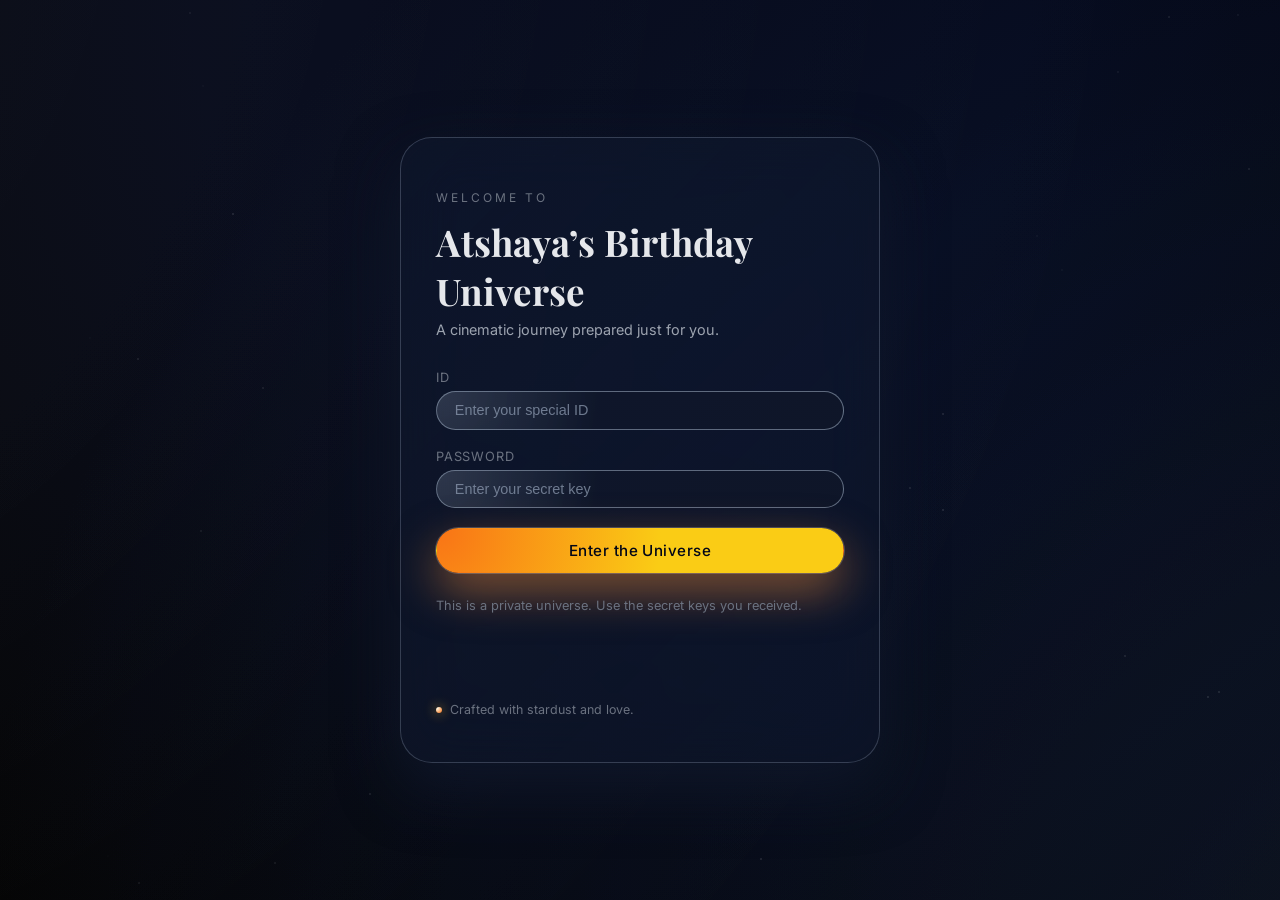
<file: login.html>
<!DOCTYPE html>
<html lang="en">
  <head>
    <meta charset="UTF-8" />
    <meta name="viewport" content="width=device-width, initial-scale=1.0" />
    <title>Atshaya | Birthday Login</title>
    <link rel="stylesheet" href="styles.css" />
    <link rel="preconnect" href="https://fonts.googleapis.com" />
    <link rel="preconnect" href="https://fonts.gstatic.com" crossorigin />
    <link
      href="https://fonts.googleapis.com/css2?family=Inter:wght@300;400;500;600&family=Playfair+Display:wght@500;600&display=swap"
      rel="stylesheet"
    />
  </head>
  <body class="login-page">
    <div class="background-orbit"></div>
    <div class="background-orbit background-orbit--secondary"></div>
    <div class="starfield" id="loginStarfield"></div>

    <main class="login-shell">
      <section class="login-card glass-panel">
        <header class="login-header">
          <p class="eyebrow">Welcome to</p>
          <h1 class="login-title">Atshaya&rsquo;s Birthday Universe</h1>
          <p class="login-subtitle">
            A cinematic journey prepared just for you.
          </p>
        </header>

        <form id="loginForm" class="login-form" autocomplete="off">
          <div class="input-group">
            <label for="loginId">ID</label>
            <input
              type="text"
              id="loginId"
              name="loginId"
              placeholder="Enter your special ID"
              required
            />
          </div>

          <div class="input-group">
            <label for="loginPassword">Password</label>
            <input
              type="password"
              id="loginPassword"
              name="loginPassword"
              placeholder="Enter your secret key"
              required
            />
          </div>

          <button type="submit" class="btn primary-btn full-width">
            Enter the Universe
          </button>

          <p class="login-hint">
            This is a private universe. Use the secret keys you received.
          </p>

          <p id="loginError" class="login-error" aria-live="polite"></p>
        </form>

        <footer class="login-footer">
          <span class="dot"></span>
          <p>Crafted with stardust and love.</p>
        </footer>
      </section>
    </main>

    <script src="script.js" defer></script>
  </body>
  </html>
</file>
<file: styles.css>
/* 
  Core visual system
  - Apple-inspired, cinematic, minimal
  - Shared between login and main site
*/

*,
*::before,
*::after {
  box-sizing: border-box;
}

:root {
  --bg-main: #030712;
  --bg-elevated: rgba(15, 23, 42, 0.85);
  --bg-glass: rgba(15, 23, 42, 0.65);
  --bg-glass-soft: rgba(15, 23, 42, 0.45);
  --accent: #f97316;
  --accent-soft: rgba(249, 115, 22, 0.4);
  --accent-secondary: #4f46e5;
  --accent-secondary-soft: rgba(79, 70, 229, 0.4);
  --text-main: #e5e7eb;
  --text-soft: #9ca3af;
  --text-muted: #6b7280;
  --border-subtle: rgba(148, 163, 184, 0.4);
  --glass-border: rgba(148, 163, 184, 0.3);
  --shadow-soft: 0 24px 60px rgba(15, 23, 42, 0.9);
  --radius-xl: 32px;
  --radius-lg: 22px;
  --radius-md: 16px;
  --radius-pill: 999px;
  --transition-slow: 500ms cubic-bezier(0.22, 0.61, 0.36, 1);
  --transition-med: 320ms cubic-bezier(0.22, 0.61, 0.36, 1);
  --blur-strong: 28px;
  --blur-soft: 18px;
}

html,
body {
  margin: 0;
  padding: 0;
}

body {
  font-family: "Inter", system-ui, -apple-system, BlinkMacSystemFont, sans-serif;
  background: radial-gradient(circle at top, #020617 0, #020617 35%, #000 100%);
  color: var(--text-main);
  min-height: 100vh;
  overflow-x: hidden;
  -webkit-font-smoothing: antialiased;
}

main {
  position: relative;
  z-index: 1;
}

a {
  color: inherit;
  text-decoration: none;
}

button {
  font: inherit;
}

/* Global decorative layers */

.gradient-backdrop {
  position: fixed;
  inset: -40%;
  background:
    radial-gradient(circle at 0% 0%, rgba(56, 189, 248, 0.15), transparent 55%),
    radial-gradient(circle at 100% 0%, rgba(244, 63, 94, 0.2), transparent 55%),
    radial-gradient(circle at 50% 100%, rgba(129, 140, 248, 0.18), transparent 55%);
  opacity: 0.7;
  filter: blur(80px);
  pointer-events: none;
  z-index: 0;
}

.background-orbit {
  position: fixed;
  inset: -60%;
  background:
    radial-gradient(circle at 10% 20%, rgba(248, 250, 252, 0.06), transparent 55%),
    radial-gradient(circle at 80% 80%, rgba(15, 23, 42, 0.85), transparent 55%);
  mix-blend-mode: screen;
  opacity: 0.65;
  transform: translate3d(0, 0, 0);
  animation: slow-orbit 36s linear infinite;
  pointer-events: none;
  z-index: 0;
}

.background-orbit--secondary {
  animation-duration: 52s;
  animation-direction: reverse;
  opacity: 0.4;
}

@keyframes slow-orbit {
  0% {
    transform: translate3d(-2%, -2%, 0) scale(1);
  }
  50% {
    transform: translate3d(2%, 4%, 0) scale(1.05);
  }
  100% {
    transform: translate3d(-2%, -2%, 0) scale(1);
  }
}

.starfield {
  position: fixed;
  inset: 0;
  overflow: hidden;
  pointer-events: none;
  z-index: 0;
}

.star {
  position: absolute;
  width: 2px;
  height: 2px;
  border-radius: 999px;
  background: radial-gradient(circle, #e5e7eb 0, transparent 60%);
  opacity: 0.2;
  animation: star-twinkle 4s ease-in-out infinite alternate;
}

@keyframes star-twinkle {
  0% {
    opacity: 0.05;
    transform: scale(0.7);
  }
  100% {
    opacity: 0.6;
    transform: scale(1.2);
  }
}

/* Shared UI building blocks */

.glass-panel {
  background: linear-gradient(
    135deg,
    var(--bg-glass) 0%,
    rgba(15, 23, 42, 0.75) 35%,
    rgba(15, 23, 42, 0.6) 100%
  );
  border-radius: var(--radius-xl);
  border: 1px solid var(--glass-border);
  box-shadow: var(--shadow-soft);
  backdrop-filter: blur(var(--blur-strong)) saturate(150%);
  -webkit-backdrop-filter: blur(var(--blur-strong)) saturate(150%);
}

.btn {
  border-radius: var(--radius-pill);
  border: 1px solid transparent;
  padding: 0.75rem 1.6rem;
  font-size: 0.95rem;
  font-weight: 500;
  letter-spacing: 0.03em;
  cursor: pointer;
  display: inline-flex;
  align-items: center;
  justify-content: center;
  gap: 0.35rem;
  transition:
    background-color var(--transition-med),
    color var(--transition-med),
    border-color var(--transition-med),
    box-shadow var(--transition-med),
    transform var(--transition-med),
    opacity 200ms ease-out;
}

.primary-btn {
  background: radial-gradient(circle at 0 0, var(--accent) 0, #facc15 55%);
  color: #020617;
  box-shadow:
    0 0 0 1px rgba(248, 250, 252, 0.2),
    0 18px 45px rgba(251, 146, 60, 0.5);
}

.primary-btn:hover {
  transform: translateY(-1px) translateZ(0) scale(1.02);
  box-shadow:
    0 0 0 1px rgba(248, 250, 252, 0.3),
    0 26px 65px rgba(251, 146, 60, 0.7);
}

.primary-btn:active {
  transform: translateY(0) scale(0.98);
  box-shadow:
    0 0 0 1px rgba(248, 250, 252, 0.25),
    0 12px 35px rgba(251, 146, 60, 0.6);
}

.subtle-btn {
  background: rgba(15, 23, 42, 0.7);
  color: var(--text-soft);
  border-color: rgba(148, 163, 184, 0.35);
}

.subtle-btn:hover {
  background: rgba(15, 23, 42, 0.9);
  border-color: rgba(148, 163, 184, 0.6);
  color: var(--text-main);
}

.full-width {
  width: 100%;
}

.icon-btn {
  border-radius: var(--radius-pill);
  background: rgba(15, 23, 42, 0.7);
  border: 1px solid rgba(148, 163, 184, 0.5);
  color: var(--text-soft);
  padding: 0.4rem 0.9rem;
  display: inline-flex;
  align-items: center;
  gap: 0.4rem;
  cursor: pointer;
  transition:
    background-color var(--transition-med),
    color var(--transition-med),
    border-color var(--transition-med),
    transform var(--transition-med);
}

.icon-btn:hover {
  background: rgba(15, 23, 42, 1);
  color: var(--text-main);
  border-color: rgba(248, 250, 252, 0.22);
  transform: translateY(-1px);
}

.icon {
  width: 18px;
  height: 18px;
  border-radius: 999px;
  background: radial-gradient(circle at 30% 30%, #eef2ff, #4f46e5);
  position: relative;
  box-shadow: 0 0 0 1px rgba(248, 250, 252, 0.25);
}

.icon-music::before,
.icon-music::after {
  content: "";
  position: absolute;
  border-radius: 999px;
  border: 2px solid rgba(248, 250, 252, 0.65);
}

.icon-music::before {
  inset: 4px;
  border-top-color: transparent;
  border-left-color: transparent;
}

.icon-music::after {
  inset: 1px;
  border-bottom-color: transparent;
  border-right-color: transparent;
}

.icon-label {
  font-size: 0.8rem;
}

.eyebrow {
  text-transform: uppercase;
  letter-spacing: 0.25em;
  font-size: 0.75rem;
  color: var(--text-muted);
}

.section-title {
  font-family: "Playfair Display", system-ui, serif;
  font-size: clamp(1.6rem, 3vw, 2.35rem);
  letter-spacing: 0.02em;
  margin: 0.4rem 0 0.5rem;
}

.section-subtitle {
  margin: 0;
  max-width: 32rem;
  font-size: 0.95rem;
  color: var(--text-soft);
}

.section-header {
  max-width: 960px;
  margin: 0 auto 2.5rem;
  padding: 0 1.5rem;
}

.section {
  position: relative;
  padding: 6rem 0;
}

.page-shell {
  position: relative;
  z-index: 1;
}

.reveal {
  opacity: 0;
  transform: translateY(24px) translateZ(0);
  transition:
    opacity 600ms ease-out,
    transform 600ms ease-out;
}

.reveal--visible {
  opacity: 1;
  transform: translateY(0) translateZ(0);
}

/* Top navigation */

.top-nav {
  position: fixed;
  top: 1.25rem;
  left: 50%;
  transform: translateX(-50%);
  width: min(960px, 100% - 2.5rem);
  padding: 0.7rem 1.2rem;
  display: flex;
  align-items: center;
  justify-content: space-between;
  gap: 1rem;
  z-index: 10;
}

.brand {
  display: inline-flex;
  align-items: center;
  gap: 0.55rem;
  font-size: 0.9rem;
  color: var(--text-soft);
}

.brand-mark {
  width: 18px;
  height: 18px;
  border-radius: 999px;
  background:
    radial-gradient(circle at 30% 30%, #fefce8, #f97316 55%, #4f46e5 100%);
  box-shadow:
    0 0 0 1px rgba(248, 250, 252, 0.25),
    0 0 18px rgba(251, 191, 36, 0.75);
}

.brand-text {
  letter-spacing: 0.2em;
  text-transform: uppercase;
}

.nav-links {
  display: flex;
  align-items: center;
  gap: 0.4rem;
}

.nav-link {
  border-radius: var(--radius-pill);
  border: 1px solid transparent;
  padding: 0.45rem 0.9rem;
  font-size: 0.75rem;
  letter-spacing: 0.1em;
  text-transform: uppercase;
  background: linear-gradient(
    135deg,
    rgba(15, 23, 42, 0.4),
    rgba(15, 23, 42, 0.8)
  );
  color: var(--text-soft);
  cursor: pointer;
  display: inline-flex;
  align-items: center;
  justify-content: center;
  gap: 0.35rem;
  transition:
    background-color var(--transition-med),
    color var(--transition-med),
    border-color var(--transition-med),
    transform var(--transition-med);
}

.nav-link::before {
  content: "";
  width: 4px;
  height: 4px;
  border-radius: 999px;
  background: rgba(148, 163, 184, 0.7);
}

.nav-link:hover {
  color: var(--text-main);
  border-color: rgba(148, 163, 184, 0.8);
  transform: translateY(-1px);
}

/* Login page */

.login-page {
  min-height: 100vh;
  display: flex;
  align-items: center;
  justify-content: center;
  padding: 2rem 1.5rem;
}

.login-shell {
  position: relative;
  z-index: 1;
  width: 100%;
  max-width: 480px;
}

.login-card {
  padding: 2.5rem 2.2rem 2rem;
}

.login-header {
  text-align: left;
  margin-bottom: 2rem;
}

.login-title {
  font-family: "Playfair Display", system-ui, serif;
  font-size: clamp(1.7rem, 3vw, 2.3rem);
  margin: 0.45rem 0 0.4rem;
}

.login-subtitle {
  margin: 0;
  font-size: 0.9rem;
  color: var(--text-soft);
}

.login-form {
  display: flex;
  flex-direction: column;
  gap: 1.2rem;
}

.input-group {
  display: flex;
  flex-direction: column;
  gap: 0.35rem;
}

.input-group label {
  font-size: 0.8rem;
  letter-spacing: 0.06em;
  text-transform: uppercase;
  color: var(--text-muted);
}

.input-group input {
  border-radius: 999px;
  border: 1px solid rgba(148, 163, 184, 0.6);
  background: radial-gradient(
    circle at 0 0,
    rgba(148, 163, 184, 0.25),
    rgba(15, 23, 42, 0.9) 40%
  );
  color: var(--text-main);
  padding: 0.65rem 1.1rem;
  font-size: 0.9rem;
  outline: none;
  transition:
    border-color var(--transition-med),
    box-shadow var(--transition-med),
    background-color 200ms ease-out;
}

.input-group input::placeholder {
  color: rgba(148, 163, 184, 0.7);
}

.input-group input:focus {
  border-color: rgba(251, 191, 36, 0.9);
  box-shadow: 0 0 0 1px rgba(251, 191, 36, 0.7);
  background: radial-gradient(
    circle at 0 0,
    rgba(251, 191, 36, 0.2),
    rgba(15, 23, 42, 0.9) 40%
  );
}

.login-hint {
  margin: 0.4rem 0 0;
  font-size: 0.8rem;
  color: var(--text-muted);
}

.login-error {
  margin: 0.6rem 0 0;
  min-height: 1.2rem;
  font-size: 0.8rem;
  color: #fecaca;
  opacity: 0;
  transform: translateY(4px);
  transition:
    opacity var(--transition-med),
    transform var(--transition-med);
}

.login-error--visible {
  opacity: 1;
  transform: translateY(0);
}

.login-error--shake {
  animation: shake 400ms ease-out;
}

@keyframes shake {
  0%,
  100% {
    transform: translateX(0);
  }
  25% {
    transform: translateX(-4px);
  }
  50% {
    transform: translateX(4px);
  }
  75% {
    transform: translateX(-3px);
  }
}

.login-footer {
  display: flex;
  align-items: center;
  gap: 0.5rem;
  margin-top: 1.8rem;
  font-size: 0.78rem;
  color: var(--text-muted);
}

.login-footer .dot {
  width: 6px;
  height: 6px;
  border-radius: 999px;
  background: radial-gradient(circle at 20% 20%, #fefce8, #f97316);
  box-shadow: 0 0 12px rgba(251, 191, 36, 0.85);
}

/* Hero section */

.hero-section {
  min-height: 100vh;
  display: flex;
  align-items: center;
  justify-content: center;
  padding-top: 7rem;
}

.hero-content {
  max-width: 960px;
  margin: 0 auto;
  padding: 0 1.5rem 4rem;
}

.hero-title {
  font-family: "Playfair Display", system-ui, serif;
  font-size: clamp(2.4rem, 5vw, 3.6rem);
  letter-spacing: 0.03em;
  margin: 0.8rem 0 0.6rem;
}

.hero-gradient {
  display: inline-block;
  background: linear-gradient(120deg, #fbbf24, #f97316, #4f46e5);
  -webkit-background-clip: text;
  background-clip: text;
  color: transparent;
}

.hero-subtitle {
  margin: 0 0 1.7rem;
  max-width: 28rem;
  font-size: 0.98rem;
  color: var(--text-soft);
}

.hero-countdown {
  display: flex;
  gap: 1.4rem;
  margin-bottom: 2.2rem;
}

.countdown-segment {
  display: flex;
  flex-direction: column;
  align-items: center;
  justify-content: center;
  width: 80px;
  padding: 0.65rem 0.4rem;
  border-radius: var(--radius-lg);
  background: radial-gradient(
    circle at 0 0,
    rgba(148, 163, 184, 0.25),
    rgba(15, 23, 42, 0.9) 45%
  );
  border: 1px solid rgba(148, 163, 184, 0.6);
  box-shadow: 0 18px 35px rgba(15, 23, 42, 0.8);
}

.countdown-number {
  font-size: 1.5rem;
  font-weight: 600;
}

.countdown-label {
  font-size: 0.7rem;
  text-transform: uppercase;
  letter-spacing: 0.18em;
  color: var(--text-muted);
}

.hero-cta {
  padding-inline: 1.8rem;
}

/* Journey section */

.journey-section {
  padding-top: 4rem;
}

.planet-orbit {
  position: relative;
  max-width: 960px;
  margin: 0 auto 2.5rem;
  height: 260px;
  border-radius: 999px;
  border: 1px dashed rgba(148, 163, 184, 0.4);
  background: radial-gradient(
    circle at 50% 0,
    rgba(56, 189, 248, 0.08),
    rgba(15, 23, 42, 0.9) 60%
  );
  box-shadow:
    0 30px 80px rgba(15, 23, 42, 0.9),
    inset 0 0 40px rgba(15, 23, 42, 0.9);
  display: grid;
  place-items: center;
}

.planet {
  position: absolute;
  width: 90px;
  height: 90px;
  border-radius: 999px;
  border: none;
  cursor: pointer;
  display: flex;
  align-items: center;
  justify-content: center;
  text-align: center;
  padding: 0.4rem;
  color: #0b1120;
  font-size: 0.75rem;
  font-weight: 500;
  letter-spacing: 0.04em;
  text-transform: uppercase;
  box-shadow:
    0 12px 32px rgba(0, 0, 0, 0.6),
    0 0 0 1px rgba(15, 23, 42, 0.8);
  transform-origin: center center;
  transition:
    transform var(--transition-med),
    box-shadow var(--transition-med),
    filter var(--transition-med);
}

.planet::before {
  content: "";
  position: absolute;
  inset: 5px;
  border-radius: inherit;
  background: radial-gradient(circle at 20% 20%, #fefce8, rgba(15, 23, 42, 0.7));
  opacity: 0.9;
}

.planet-label {
  position: relative;
  z-index: 1;
}

.planet--memory {
  top: 10%;
  left: 18%;
  background: radial-gradient(circle at 20% 20%, #f97316, #facc15);
}

.planet--love {
  top: 15%;
  right: 18%;
  background: radial-gradient(circle at 20% 20%, #ec4899, #a855f7);
}

.planet--fun {
  bottom: 8%;
  left: 24%;
  background: radial-gradient(circle at 20% 20%, #22c55e, #0ea5e9);
}

.planet--future {
  bottom: 10%;
  right: 22%;
  background: radial-gradient(circle at 20% 20%, #38bdf8, #4f46e5);
}

.planet:hover {
  transform: translateY(-5px) scale(1.05);
  box-shadow:
    0 18px 40px rgba(0, 0, 0, 0.75),
    0 0 0 1px rgba(248, 250, 252, 0.9);
  filter: saturate(1.2);
}

.planet-detail {
  max-width: 640px;
  margin: 0 auto;
  padding: 1.6rem 1.7rem;
}

.planet-detail-title {
  margin: 0 0 0.4rem;
  font-size: 1.2rem;
}

.planet-detail-body {
  margin: 0;
  font-size: 0.95rem;
  color: var(--text-soft);
}

/* Timeline */

.timeline-section {
  padding-top: 4rem;
}

.timeline {
  max-width: 960px;
  margin: 0 auto;
  padding: 0 1.5rem;
  position: relative;
}

.timeline::before {
  content: "";
  position: absolute;
  top: 0.5rem;
  bottom: 0.5rem;
  left: 50%;
  width: 1px;
  background: linear-gradient(
    to bottom,
    rgba(148, 163, 184, 0),
    rgba(148, 163, 184, 0.7),
    rgba(148, 163, 184, 0)
  );
  transform: translateX(-0.5px);
}

.timeline-item {
  position: relative;
  margin-bottom: 2.8rem;
  display: grid;
  grid-template-columns: repeat(2, minmax(0, 1fr));
  gap: 1.5rem;
  align-items: flex-start;
}

.timeline-item:nth-child(odd) .timeline-card {
  grid-column: 1 / 2;
}

.timeline-item:nth-child(even) .timeline-card {
  grid-column: 2 / 3;
}

.timeline-dot {
  position: absolute;
  left: 50%;
  top: 1.4rem;
  width: 14px;
  height: 14px;
  border-radius: 999px;
  transform: translate(-50%, -50%);
  background: radial-gradient(circle at 30% 30%, #fefce8, #f97316);
  box-shadow:
    0 0 0 3px rgba(248, 250, 252, 0.12),
    0 0 16px rgba(251, 191, 36, 0.7);
}

.timeline-card {
  padding: 1.3rem 1.3rem 1.35rem;
}

.timeline-img {
  width: 100%;
  height: auto;
  border-radius: 14px;
  margin-bottom: 0.6rem;
  object-fit: cover;
}

/* Book-style "Can We Rewind" layout */

.timeline-book {
  max-width: 720px;
  margin: 0 auto;
  padding: 0 1.5rem;
  display: flex;
  flex-direction: column;
  gap: 1rem;
  align-items: stretch;
}

.timeline-page {
  padding: 1.6rem 1.8rem 1.8rem;
  border-radius: var(--radius-xl);
  box-shadow:
    0 24px 55px rgba(15, 23, 42, 0.95),
    0 0 0 1px rgba(15, 23, 42, 0.9);
  transform-origin: center;
  opacity: 0;
  transform: translateY(12px);
  transition:
    opacity 400ms ease-out,
    transform 400ms ease-out;
}

.timeline-page--visible {
  opacity: 1;
  transform: translateY(0);
}

.timeline-media {
  margin: 0.75rem 0 0.85rem;
}

.timeline-date {
  font-size: 0.8rem;
  letter-spacing: 0.14em;
  text-transform: uppercase;
  color: var(--text-muted);
  margin: 0 0 0.35rem;
}

.timeline-title {
  margin: 0 0 0.45rem;
  font-size: 1rem;
}

.timeline-text {
  margin: 0;
  font-size: 0.9rem;
  color: var(--text-soft);
}

.timeline-nav {
  display: flex;
  align-items: center;
  justify-content: space-between;
  gap: 0.75rem;
  padding: 0 0.3rem;
}

.timeline-page-indicator {
  font-size: 0.85rem;
  color: var(--text-muted);
}

.timeline-nav button:disabled {
  opacity: 0.5;
  cursor: default;
  box-shadow: none;
}

/* Polaroid gallery */

.polaroid-section {
  padding-top: 4rem;
}

.polaroid-grid {
  max-width: 960px;
  margin: 0 auto;
  padding: 0 1.5rem;
  display: grid;
  grid-template-columns: repeat(auto-fit, minmax(160px, 1fr));
  gap: 1.5rem;
}

.polaroid {
  position: relative;
  border-radius: 18px;
  padding: 0.85rem 0.9rem 1rem;
  background: #f9fafb;
  color: #111827;
  box-shadow:
    0 18px 40px rgba(15, 23, 42, 0.9),
    0 0 0 1px rgba(15, 23, 42, 0.15);
  cursor: pointer;
  transform-origin: center center;
  transition:
    transform 260ms ease-out,
    box-shadow 260ms ease-out,
    filter 260ms ease-out;
}

.polaroid:nth-child(odd) {
  transform: rotate(-4deg) translateY(4px);
}

.polaroid:nth-child(even) {
  transform: rotate(3deg) translateY(-2px);
}

.polaroid-photo {
  height: 150px;
  border-radius: 12px;
  background: #111827;
  display: grid;
  place-items: center;
  overflow: hidden;
}

.polaroid-photo img {
  width: 100%;
  height: 100%;
  object-fit: cover;
  display: block;
}

.polaroid figcaption {
  margin-top: 0.5rem;
  font-size: 0.78rem;
}

.polaroid::after {
  content: "";
  position: absolute;
  inset: 6px;
  border-radius: inherit;
  border: 1px dashed rgba(15, 23, 42, 0.08);
  pointer-events: none;
}

.polaroid:hover {
  transform: translateY(-4px) rotate(0);
  box-shadow:
    0 28px 60px rgba(15, 23, 42, 0.95),
    0 0 0 1px rgba(15, 23, 42, 0.35);
  filter: saturate(1.05);
}

/* Digital letter */

.letter-section {
  padding-top: 4rem;
}

.letter-layout {
  max-width: 960px;
  margin: 0 auto;
  padding: 0 1.5rem;
  display: grid;
  grid-template-columns: minmax(0, 1.2fr) minmax(0, 1.8fr);
  gap: 2rem;
  align-items: center;
}

.envelope-wrapper {
  display: grid;
  place-items: center;
}

.envelope {
  position: relative;
  width: 220px;
  height: 140px;
  border-radius: 18px;
  border: none;
  background: transparent;
  padding: 0;
  cursor: pointer;
}

.envelope-front {
  position: absolute;
  inset: 0;
  z-index: 1;
}
.envelope-back {
  position: absolute;
  inset: 0;
  z-index: 0;
}

.envelope-back {
  background: linear-gradient(145deg, #0f172a, #020617);
  box-shadow:
    0 24px 50px rgba(15, 23, 42, 0.9),
    0 0 0 1px rgba(148, 163, 184, 0.5);
}

.envelope-front {
  background: conic-gradient(
    from 145deg,
    rgba(56, 189, 248, 0.7),
    rgba(244, 63, 94, 0.8),
    rgba(251, 191, 36, 0.85),
    rgba(56, 189, 248, 0.7)
  );
  mask: linear-gradient(#000 0 0) padding-box, linear-gradient(#000 0 0);
  -webkit-mask-composite: xor;
  mask-composite: exclude;
  padding: 1px;
}

.envelope-front::before {
  content: "";
  position: absolute;
  inset: 1px;
  border-radius: 17px;
  background: radial-gradient(circle at 50% 0, #020617, #020617 50%, #0f172a);
}

.envelope-seal {
  position: absolute;
  bottom: 0.9rem;
  left: 50%;
  transform: translateX(-50%);
  padding: 0.35rem 0.85rem;
  border-radius: 999px;
  background: rgba(15, 23, 42, 0.92);
  border: 1px solid rgba(148, 163, 184, 0.7);
  color: var(--text-soft);
  font-size: 0.7rem;
  letter-spacing: 0.16em;
  text-transform: uppercase;
}
/* label text on envelope */
.envelope-label {
  position: absolute;
  top: 35%;
  left: 50%;
  transform: translate(-50%, -50%);
  font-size: 1rem;
  color: #e5e7eb;
  letter-spacing: 0.08em;
  z-index: 2; /* above envelope */
  pointer-events: none;
}

/* OPEN seal button */
.envelope-seal {
  position: absolute;
  bottom: 18px;
  left: 50%;
  transform: translateX(-50%);
  z-index: 3;
}

.letter-card {
  padding: 1.6rem 1.7rem 1.7rem;
}

.letter-header {
  display: flex;
  align-items: center;
  justify-content: space-between;
  gap: 1rem;
  margin-bottom: 1rem;
}

.letter-header h3 {
  margin: 0;
  font-size: 1rem;
}

.letter-body {
  margin: 0;
  font-size: 0.94rem;
  color: var(--text-soft);
  min-height: 5.5rem;
  white-space: pre-line;
}

/* Reasons grid */

.reasons-section {
  padding-top: 4rem;
}

.reason-grid {
  max-width: 960px;
  margin: 0 auto;
  padding: 0 1.5rem;
  display: grid;
  grid-template-columns: repeat(auto-fit, minmax(180px, 1fr));
  gap: 1.2rem;
}

.reason-card {
  position: relative;
  border-radius: var(--radius-md);
  padding: 1rem 1.05rem 1.1rem;
  background: radial-gradient(
    circle at 0 0,
    rgba(148, 163, 184, 0.35),
    rgba(15, 23, 42, 0.96) 45%
  );
  border: 1px solid rgba(148, 163, 184, 0.6);
  color: var(--text-soft);
  text-align: left;
  cursor: pointer;
  overflow: hidden;
  transition:
    transform var(--transition-med),
    box-shadow var(--transition-med),
    border-color var(--transition-med),
    background-color var(--transition-med);
}

.reason-card::before {
  content: "";
  position: absolute;
  inset: -40%;
  background: radial-gradient(circle at 0 0, rgba(251, 191, 36, 0.5), transparent 60%);
  opacity: 0;
  transform: translate3d(-20%, -20%, 0);
  transition:
    opacity var(--transition-slow),
    transform var(--transition-slow);
}

.reason-number {
  font-size: 0.7rem;
  letter-spacing: 0.18em;
  text-transform: uppercase;
  color: var(--text-muted);
}

.reason-title {
  display: block;
  font-size: 0.95rem;
  color: var(--text-main);
  margin-top: 0.3rem;
}

.reason-message {
  display: block;
  margin-top: 0.4rem;
  font-size: 0.86rem;
}

.reason-card:hover {
  transform: translateY(-4px);
  border-color: rgba(249, 115, 22, 0.9);
  box-shadow:
    0 20px 45px rgba(15, 23, 42, 0.95),
    0 0 0 1px rgba(248, 250, 252, 0.2);
}

.reason-card:hover::before,
.reason-card.reason-card--active::before {
  opacity: 1;
  transform: translate3d(0, 0, 0);
}

.reason-card.reason-card--active {
  border-color: rgba(251, 191, 36, 0.95);
  color: #fefce8;
}

/* Movies / Netflix-style */

.movies-section {
  padding-top: 4rem;
}

.movie-row {
  max-width: 960px;
  margin: 0 auto;
  padding: 0 1.5rem;
  display: grid;
  grid-auto-flow: column;
  grid-auto-columns: minmax(180px, 1fr);
  gap: 1rem;
  overflow-x: auto;
  padding-bottom: 0.5rem;
  scrollbar-width: thin;
  scrollbar-color: rgba(148, 163, 184, 0.7) transparent;
}

.movie-row::-webkit-scrollbar {
  height: 4px;
}

.movie-row::-webkit-scrollbar-track {
  background: transparent;
}

.movie-row::-webkit-scrollbar-thumb {
  background: rgba(148, 163, 184, 0.7);
  border-radius: 999px;
}

.movie-poster {
  border-radius: 18px;
  overflow: hidden;
  border: none;
  padding: 0;
  cursor: pointer;
  position: relative;
  min-height: 230px;
  aspect-ratio: 3 / 4;
  box-shadow:
    0 18px 40px rgba(15, 23, 42, 0.95),
    0 0 0 1px rgba(15, 23, 42, 0.8);
  transform-origin: center;
  transition:
    transform 240ms ease-out,
    box-shadow 240ms ease-out,
    filter 240ms ease-out;
}

.movie-art {
  position: absolute;
  inset: 0;
  padding: 1rem;
  display: flex;
  flex-direction: column;
  justify-content: space-between;
  color: #f9fafb;
}

.movie-art-image {
  align-self: flex-end;
  width: 60%;
  max-width: 140px;
  max-height: 55%;
  border-radius: 14px;
  object-fit: cover;
  margin-top: auto;
  box-shadow:
    0 14px 30px rgba(15, 23, 42, 0.9),
    0 0 0 1px rgba(15, 23, 42, 0.5);
}

.movie-art--one {
  background: radial-gradient(circle at 10% 0, #f97316, #111827 60%);
}

.movie-art--two {
  background: radial-gradient(circle at 0 100%, #22c55e, #0f172a 55%);
}

.movie-art--three {
  background: radial-gradient(circle at 100% 0, #a855f7, #020617 60%);
}

.movie-art--four {
  background: radial-gradient(circle at 50% 100%, #0ea5e9, #020617 50%);
}

.movie-tag {
  font-size: 0.7rem;
  letter-spacing: 0.2em;
  text-transform: uppercase;
}

.movie-title-short {
  font-family: "Playfair Display", system-ui, serif;
  font-size: 1.2rem;
  max-width: 10ch;
}

.movie-poster::after {
  content: "";
  position: absolute;
  inset: 0;
  background: radial-gradient(circle at 50% 0, rgba(248, 250, 252, 0.25), transparent 55%);
  opacity: 0;
  transition: opacity 320ms ease-out;
}

.movie-poster:hover {
  transform: translateY(-5px) scale(1.03);
  box-shadow:
    0 30px 75px rgba(15, 23, 42, 0.98),
    0 0 0 1px rgba(248, 250, 252, 0.2);
  filter: saturate(1.15);
}

.movie-poster:hover::after {
  opacity: 1;
}

/* Room scene */

.room-section {
  padding-top: 4rem;
}

.room-scene {
  max-width: 960px;
  margin: 0 auto;
  padding: 0 1.5rem;
  height: 320px;
  position: relative;
  border-radius: var(--radius-xl);
  overflow: hidden;
  background: linear-gradient(to bottom, #020617, #020617 35%, #020617 35%, #020617 100%);
  box-shadow:
    0 24px 60px rgba(15, 23, 42, 0.95),
    0 0 0 1px rgba(15, 23, 42, 0.9);
}

.room-wall {
  position: absolute;
  inset: 0 0 40%;
  background: radial-gradient(circle at 0 0, #1e293b, #020617 60%);
}

.room-floor {
  position: absolute;
  left: -10%;
  right: -10%;
  bottom: -20%;
  height: 60%;
  background: radial-gradient(circle at 50% 0, #020617, #000 60%);
  transform: skewY(-4deg);
}

.room-window {
  position: absolute;
  top: 12%;
  left: 10%;
  width: 150px;
  height: 120px;
  border-radius: 22px;
  border: 1px solid rgba(148, 163, 184, 0.9);
  background: radial-gradient(circle at 50% 0, #0ea5e9, #020617 55%);
  box-shadow: 0 0 25px rgba(56, 189, 248, 0.7);
  overflow: hidden;
}

.room-window-photo {
  width: 100%;
  height: 100%;
  object-fit: cover;
  border-radius: 22px;
  opacity: 0.85;
}

.room-bed {
  position: absolute;
  bottom: 10%;
  left: 16%;
  width: 190px;
  height: 60px;
  border-radius: 20px;
  background: linear-gradient(145deg, #0f172a, #020617);
  box-shadow:
    0 22px 40px rgba(15, 23, 42, 1),
    0 0 0 1px rgba(15, 23, 42, 0.8);
}

.room-desk {
  position: absolute;
  bottom: 15%;
  right: 18%;
  width: 180px;
  height: 16px;
  border-radius: 18px;
  background: linear-gradient(145deg, #020617, #020617);
  box-shadow:
    0 18px 40px rgba(15, 23, 42, 1),
    0 0 0 1px rgba(15, 23, 42, 0.85);
}

.room-rug {
  position: absolute;
  bottom: 2%;
  left: 50%;
  transform: translateX(-50%);
  width: 50%;
  height: 40px;
  border-radius: 999px;
  background: radial-gradient(circle at 50% 0, rgba(148, 163, 184, 0.3), transparent 65%);
}

.room-frame {
  position: absolute;
  top: 18%;
  right: 24%;
  width: 80px;
  height: 90px;
  border-radius: 18px;
  border: 1px solid rgba(248, 250, 252, 0.7);
  background: radial-gradient(circle at 50% 0, #f97316, #020617 60%);
}

.room-frame-photo {
  position: absolute;
  top: 19%;
  right: 24.5%;
  width: 76px;
  height: 86px;
  border-radius: 16px;
  object-fit: cover;
}

.room-diary {
  position: absolute;
  bottom: 18%;
  right: 22%;
  width: 70px;
  height: 30px;
  border-radius: 10px;
  background: linear-gradient(145deg, #f97316, #fbbf24);
}

.room-gift {
  position: absolute;
  bottom: 12%;
  left: 32%;
  width: 42px;
  height: 42px;
  border-radius: 10px;
  background: linear-gradient(145deg, #22c55e, #0ea5e9);
}

.room-hotspot {
  position: absolute;
  border-radius: var(--radius-pill);
  border: 1px solid rgba(248, 250, 252, 0.35);
  background: rgba(15, 23, 42, 0.9);
  color: var(--text-soft);
  padding: 0.25rem 0.7rem;
  font-size: 0.7rem;
  letter-spacing: 0.12em;
  text-transform: uppercase;
  cursor: pointer;
  white-space: nowrap;
  transform: translateY(0);
  transition:
    transform 220ms ease-out,
    background-color 220ms ease-out,
    box-shadow 220ms ease-out,
    color 220ms ease-out;
}

.room-hotspot:hover {
  transform: translateY(-2px);
  background: rgba(15, 23, 42, 1);
  color: var(--text-main);
  box-shadow: 0 10px 26px rgba(15, 23, 42, 1);
}

.hotspot-frame {
  top: 12%;
  right: 15%;
}

.hotspot-diary {
  bottom: 26%;
  right: 16%;
}

.hotspot-gift {
  bottom: 26%;
  left: 29%;
}

.hotspot-window {
  top: 8%;
  left: 9%;
}

/* Secret puzzle */

.puzzle-section {
  padding-top: 4rem;
}

.puzzle-layout {
  max-width: 960px;
  margin: 0 auto;
  padding: 0 1.5rem;
  display: grid;
  grid-template-columns: minmax(0, 1.1fr) minmax(0, 1.3fr);
  gap: 1.8rem;
  align-items: center;
}

.puzzle-display,
.puzzle-keypad {
  padding: 1.4rem 1.5rem 1.5rem;
}

.puzzle-label {
  margin: 0 0 0.4rem;
  font-size: 0.85rem;
  color: var(--text-muted);
  text-transform: uppercase;
  letter-spacing: 0.18em;
}

.puzzle-screen {
  border-radius: var(--radius-md);
  background: radial-gradient(circle at 0 0, rgba(148, 163, 184, 0.45), #020617 55%);
  border: 1px solid rgba(148, 163, 184, 0.8);
  padding: 0.7rem 0.9rem;
  font-size: 1.2rem;
  letter-spacing: 0.4em;
  text-align: center;
}

.puzzle-hint {
  margin: 0.6rem 0 0;
  font-size: 0.8rem;
  color: var(--text-muted);
}

.keypad-grid {
  display: grid;
  grid-template-columns: repeat(3, minmax(0, 1fr));
  gap: 0.5rem;
}

.keypad-key {
  border-radius: var(--radius-md);
  border: 1px solid rgba(148, 163, 184, 0.6);
  background: rgba(15, 23, 42, 0.8);
  color: var(--text-main);
  padding: 0.7rem 0;
  font-size: 1rem;
  cursor: pointer;
  transition:
    background-color 200ms ease-out,
    transform 200ms ease-out,
    border-color 200ms ease-out,
    box-shadow 200ms ease-out;
}

.keypad-key:hover {
  background: rgba(15, 23, 42, 1);
  transform: translateY(-1px);
  box-shadow: 0 10px 28px rgba(15, 23, 42, 1);
}

.keypad-key--secondary {
  font-size: 0.8rem;
  text-transform: uppercase;
  letter-spacing: 0.16em;
  color: var(--text-muted);
}

.keypad-key--accent {
  background: radial-gradient(circle at 0 0, #f97316, #f59e0b);
  color: #020617;
  border-color: rgba(248, 250, 252, 0.45);
}

.keypad-key--accent:hover {
  box-shadow:
    0 16px 40px rgba(251, 146, 60, 0.8),
    0 0 0 1px rgba(248, 250, 252, 0.5);
}

.puzzle-screen--error {
  animation: shake 450ms ease-out;
  border-color: rgba(248, 113, 113, 0.95);
}

/* Prediction machine */

.prediction-section {
  padding-top: 4rem;
}

.prediction-machine {
  max-width: 560px;
  margin: 0 auto;
  padding: 1.5rem 1.6rem 1.6rem;
  text-align: center;
}

.prediction-output {
  margin: 1.2rem 0 0;
  font-size: 0.96rem;
  color: var(--text-soft);
  min-height: 3rem;
}

.prediction-output--animate {
  animation: prediction-pop 650ms ease-out;
}

@keyframes prediction-pop {
  0% {
    transform: translateY(4px) scale(0.95);
    opacity: 0;
  }
  40% {
    transform: translateY(-4px) scale(1.03);
    opacity: 1;
  }
  100% {
    transform: translateY(0) scale(1);
  }
}

/* Map of memories */

.map-section {
  padding-top: 4rem;
}

.memory-map {
  max-width: 960px;
  margin: 0 auto;
  padding: 1.8rem 1.5rem;
  position: relative;
  min-height: 260px;
  background:
    radial-gradient(circle at 0 0, rgba(56, 189, 248, 0.18), transparent 60%),
    radial-gradient(circle at 100% 100%, rgba(236, 72, 153, 0.2), transparent 60%),
    radial-gradient(circle at 50% 50%, rgba(15, 23, 42, 0.95), #020617 70%);
}

.memory-map::before {
  content: "";
  position: absolute;
  inset: 12%;
  border-radius: 30px;
  border: 1px dashed rgba(148, 163, 184, 0.35);
}

.memory-pin {
  position: absolute;
  width: 10px;
  height: 10px;
  border-radius: 999px;
  background: radial-gradient(circle at 30% 20%, #fefce8, #f97316);
  box-shadow:
    0 0 0 2px rgba(15, 23, 42, 0.95),
    0 0 16px rgba(251, 191, 36, 0.8);
  cursor: pointer;
  transition:
    transform 220ms ease-out,
    box-shadow 220ms ease-out;
}

.memory-pin:hover {
  transform: translateY(-3px) scale(1.1);
  box-shadow:
    0 12px 26px rgba(15, 23, 42, 1),
    0 0 24px rgba(251, 191, 36, 0.95);
}

/* What if section */

.what-if-section {
  padding-top: 4rem;
  display: grid;
  gap: 1.5rem;
}

.world {
  max-width: 960px;
  margin: 0 auto;
  padding: 1.6rem 1.6rem 1.7rem;
}

.world--before {
  background: linear-gradient(135deg, #020617, #020617);
  border-radius: var(--radius-xl);
  border: 1px solid rgba(31, 41, 55, 0.9);
  color: #6b7280;
}

.world--after {
  border-radius: var(--radius-xl);
  border: 1px solid rgba(251, 191, 36, 0.7);
  background: radial-gradient(circle at 0 0, rgba(251, 191, 36, 0.4), rgba(15, 23, 42, 0.98));
  box-shadow:
    0 20px 55px rgba(15, 23, 42, 0.98),
    0 0 36px rgba(251, 191, 36, 0.4);
}

.world-title {
  margin: 0 0 0.45rem;
  font-size: 1.3rem;
}

.world-text {
  margin: 0;
  font-size: 0.95rem;
}

.world--before.world--muted {
  filter: grayscale(0.95) contrast(0.85);
  opacity: 0.8;
}

.world--after.world--lit {
  transform: translateY(-6px);
}

/* Easter eggs */

.easter-section {
  padding-top: 4rem;
}

.easter-sky {
  max-width: 960px;
  margin: 0 auto;
  padding: 2.5rem 1.5rem 3rem;
  display: flex;
  flex-wrap: wrap;
  gap: 1.6rem;
  justify-content: center;
  position: relative;
}

.easter-egg {
  width: 18px;
  height: 18px;
  border-radius: 999px;
  border: none;
  background: radial-gradient(circle at 30% 30%, #fefce8, #f97316);
  box-shadow:
    0 0 0 4px rgba(15, 23, 42, 0.95),
    0 0 18px rgba(251, 191, 36, 0.75);
  cursor: pointer;
  transform: translateY(0);
  transition:
    transform 160ms ease-out,
    box-shadow 200ms ease-out;
}

.easter-egg:hover {
  transform: translateY(-3px) scale(1.05);
  box-shadow:
    0 10px 26px rgba(15, 23, 42, 1),
    0 0 26px rgba(251, 191, 36, 0.95);
}

.toast {
  position: fixed;
  left: 50%;
  bottom: 1.6rem;
  transform: translateX(-50%) translateY(120%);
  border-radius: var(--radius-pill);
  border: 1px solid rgba(148, 163, 184, 0.7);
  background: rgba(15, 23, 42, 0.96);
  padding: 0.6rem 1.1rem;
  font-size: 0.85rem;
  color: var(--text-main);
  backdrop-filter: blur(var(--blur-soft));
  -webkit-backdrop-filter: blur(var(--blur-soft));
  box-shadow: 0 14px 40px rgba(15, 23, 42, 0.95);
  opacity: 0;
  pointer-events: none;
  transition:
    opacity 260ms ease-out,
    transform 260ms ease-out;
  z-index: 50;
}

.toast--visible {
  opacity: 1;
  transform: translateX(-50%) translateY(0);
}

/* Cake section */

.cake-section {
  padding-top: 4rem;
}

.cake-wrapper {
  max-width: 400px;
  margin: 0 auto;
  display: grid;
  place-items: center;
}

.cake {
  position: relative;
  border: none;
  padding: 0;
  background: transparent;
  cursor: pointer;
}

.cake-plate {
  width: 210px;
  height: 40px;
  border-radius: 999px;
  background: radial-gradient(circle at 50% 40%, #111827, #020617);
  box-shadow:
    0 26px 55px rgba(15, 23, 42, 1),
    0 0 0 1px rgba(15, 23, 42, 0.8);
}

.cake-body {
  position: absolute;
  bottom: 18px;
  left: 50%;
  transform: translateX(-50%);
  width: 160px;
  height: 70px;
  border-radius: 26px;
  background: linear-gradient(145deg, #f97316, #facc15);
  box-shadow:
    0 16px 35px rgba(15, 23, 42, 1),
    0 0 0 1px rgba(249, 250, 251, 0.55);
}

.candle-row {
  position: absolute;
  bottom: 80px;
  left: 50%;
  transform: translateX(-50%);
  display: flex;
  gap: 0.6rem;
}

.candle {
  width: 10px;
  height: 34px;
  border-radius: 999px;
  background: linear-gradient(180deg, #f9fafb, #e5e7eb);
  position: relative;
  box-shadow: 0 0 0 1px rgba(15, 23, 42, 0.25);
}

.flame {
  position: absolute;
  top: -16px;
  left: 50%;
  width: 12px;
  height: 18px;
  transform: translateX(-50%);
  border-radius: 999px 999px 999px 999px;
  background: radial-gradient(circle at 50% 0, #fefce8, #f97316);
  box-shadow:
    0 0 14px rgba(251, 191, 36, 0.9),
    0 0 30px rgba(251, 191, 36, 0.9);
  animation: flame-flicker 1s ease-in-out infinite alternate;
}

@keyframes flame-flicker {
  0% {
    transform: translateX(-50%) scale(0.9);
    opacity: 0.8;
  }
  100% {
    transform: translateX(-50%) scale(1.05);
    opacity: 1;
  }
}

.cake.cake--blown .flame {
  animation: none;
  opacity: 0;
  box-shadow: none;
}

/* Night sky message */

.night-section {
  padding-top: 4rem;
}

.night-sky-wrapper {
  max-width: 960px;
  margin: 0 auto;
  padding: 3rem 1.5rem 3.3rem;
  border-radius: var(--radius-xl);
  border: 1px solid rgba(148, 163, 184, 0.7);
  background:
    radial-gradient(circle at 50% 0, rgba(148, 163, 184, 0.3), transparent 65%),
    radial-gradient(circle at 10% 100%, rgba(37, 99, 235, 0.5), rgba(15, 23, 42, 0.98));
  position: relative;
  overflow: hidden;
}

.night-stars {
  position: absolute;
  inset: 0;
  background-image: radial-gradient(circle, rgba(248, 250, 252, 0.7) 1px, transparent 0);
  background-size: 24px 24px;
  opacity: 0.12;
  animation: starfield-shift 40s linear infinite;
}

@keyframes starfield-shift {
  0% {
    transform: translate3d(0, 0, 0);
  }
  100% {
    transform: translate3d(-60px, -60px, 0);
  }
}

.night-message {
  position: relative;
  margin: 0 0 0.5rem;
  font-family: "Playfair Display", system-ui, serif;
  font-size: clamp(1.8rem, 4vw, 2.6rem);
  letter-spacing: 0.18em;
  text-transform: uppercase;
}

.night-message::before,
.night-message::after {
  content: "";
  position: absolute;
  inset: -1px;
  border-radius: 999px;
  border: 1px dashed rgba(248, 250, 252, 0.2);
  opacity: 0;
}

.night-message--connected::before {
  opacity: 1;
}

.night-subtitle {
  position: relative;
  margin: 0;
  font-size: 0.95rem;
  color: var(--text-soft);
}

/* Time capsule */

.capsule-section {
  padding-top: 4rem;
}

.capsule-layout {
  max-width: 640px;
  margin: 0 auto;
  padding: 1.5rem 1.5rem 1.7rem;
  display: flex;
  flex-direction: column;
  gap: 0.8rem;
}

.capsule-layout textarea {
  min-height: 140px;
  border-radius: var(--radius-md);
  border: 1px solid rgba(148, 163, 184, 0.7);
  background: rgba(15, 23, 42, 0.8);
  color: var(--text-main);
  padding: 0.75rem 0.9rem;
  font: inherit;
  resize: vertical;
  outline: none;
  transition:
    border-color 220ms ease-out,
    box-shadow 220ms ease-out,
    background-color 220ms ease-out;
}

.capsule-layout textarea::placeholder {
  color: rgba(148, 163, 184, 0.7);
}

.capsule-layout textarea:focus {
  border-color: rgba(251, 191, 36, 0.9);
  box-shadow: 0 0 0 1px rgba(251, 191, 36, 0.7);
  background: rgba(15, 23, 42, 0.95);
}

.capsule-actions {
  display: flex;
  flex-wrap: wrap;
  gap: 0.6rem;
  justify-content: flex-end;
}

.capsule-status {
  margin: 0.2rem 0 0;
  font-size: 0.82rem;
  color: var(--text-muted);
}

.capsule-status--saved {
  color: #bbf7d0;
}

/* Finale section */

.finale-section {
  padding-top: 4rem;
  padding-bottom: 6rem;
  position: relative;
}

.fireworks-layer {
  position: absolute;
  inset: 0;
  background:
    radial-gradient(circle at 15% 20%, rgba(251, 191, 36, 0.3), transparent 55%),
    radial-gradient(circle at 80% 10%, rgba(56, 189, 248, 0.3), transparent 55%),
    radial-gradient(circle at 50% 95%, rgba(244, 63, 94, 0.25), transparent 55%);
  mix-blend-mode: screen;
  opacity: 0.65;
  pointer-events: none;
}

.finale-content {
  max-width: 960px;
  margin: 0 auto;
  padding: 2.2rem 1.5rem 2.4rem;
}

.finale-title {
  margin: 0.5rem 0 0.6rem;
  font-family: "Playfair Display", system-ui, serif;
  font-size: clamp(1.8rem, 3.4vw, 2.6rem);
}

.finale-text {
  margin: 0 0 1.4rem;
  max-width: 32rem;
  font-size: 0.98rem;
  color: var(--text-soft);
}

.finale-media {
  display: flex;
  flex-wrap: wrap;
  gap: 1.2rem;
}

.video-placeholder {
  border-radius: 24px;
  border: 1px dashed rgba(148, 163, 184, 0.65);
  background: radial-gradient(
    circle at 0 0,
    rgba(148, 163, 184, 0.35),
    rgba(15, 23, 42, 0.96)
  );
  padding: 1rem 1.1rem 1.2rem;
  min-width: min(320px, 100%);
}

.video-label {
  display: inline-flex;
  border-radius: var(--radius-pill);
  padding: 0.25rem 0.75rem;
  border: 1px solid rgba(148, 163, 184, 0.7);
  font-size: 0.78rem;
  letter-spacing: 0.16em;
  text-transform: uppercase;
}

.video-placeholder p {
  margin: 0.6rem 0 0;
  font-size: 0.9rem;
  color: var(--text-soft);
}

/* Modal */

.modal {
  position: fixed;
  inset: 0;
  display: flex;
  align-items: center;
  justify-content: center;
  z-index: 100;
  pointer-events: none;
  opacity: 0;
  transition:
    opacity 220ms ease-out,
    transform 220ms ease-out;
}

.modal--visible {
  opacity: 1;
  pointer-events: auto;
}

.modal-backdrop {
  position: absolute;
  inset: 0;
  background: radial-gradient(circle at 50% 0, rgba(15, 23, 42, 0.7), #020617);
  backdrop-filter: blur(20px);
  -webkit-backdrop-filter: blur(20px);
}

.modal-dialog {
  position: relative;
  max-width: 520px;
  width: calc(100% - 2.5rem);
  max-height: 90vh;
  overflow-y: auto;
  padding: 1.7rem 1.6rem 1.6rem;
  transform: translateY(14px);
  transition:
    transform 260ms ease-out,
    opacity 260ms ease-out;
}

.modal--visible .modal-dialog {
  transform: translateY(0);
}

.modal-close {
  position: absolute;
  top: 0.75rem;
  right: 0.9rem;
  border-radius: 999px;
  border: 1px solid rgba(148, 163, 184, 0.6);
  background: rgba(15, 23, 42, 0.9);
  color: var(--text-soft);
  width: 26px;
  height: 26px;
  cursor: pointer;
  display: grid;
  place-items: center;
  font-size: 1.1rem;
  line-height: 1;
  padding: 0;
}

.modal-close:hover {
  color: var(--text-main);
  border-color: rgba(248, 250, 252, 0.7);
}

.modal-title {
  margin: 0 1.4rem 0.7rem 0;
  font-family: "Playfair Display", system-ui, serif;
  font-size: 1.1rem;
}

.modal-body {
  font-size: 0.94rem;
  color: var(--text-soft);
}

.modal-body img.modal-image {
  width: 100%;
  max-height: 50vh;
  border-radius: 18px;
  display: block;
  margin: 0 0 0.9rem;
  object-fit: contain;
}

.finale-video {
  width: 100%;
  max-width: 480px;
  border-radius: 22px;
  display: block;
  background: #000;
}

/* Responsive behavior */

@media (max-width: 900px) {
  .top-nav {
    padding-inline: 1rem;
  }

  .hero-content {
    padding-bottom: 3rem;
  }

  .journey-section .planet-orbit {
    height: 240px;
  }

  .planet--memory {
    top: 10%;
    left: 10%;
  }

  .planet--love {
    top: 10%;
    right: 10%;
  }

  .planet--fun {
    bottom: 8%;
    left: 18%;
  }

  .planet--future {
    bottom: 8%;
    right: 16%;
  }

  .letter-layout,
  .puzzle-layout {
    grid-template-columns: minmax(0, 1fr);
  }

  .room-scene {
    height: 280px;
  }
}

@media (max-width: 720px) {
  .top-nav {
    flex-direction: column;
    align-items: flex-start;
    gap: 0.4rem;
  }

  .nav-links {
    width: 100%;
    justify-content: space-between;
  }

  .section {
    padding: 4.5rem 0;
  }

  .hero-countdown {
    gap: 0.9rem;
  }

  .timeline {
    padding-inline: 1rem;
  }

  .timeline::before {
    display: none;
  }

  .timeline-item {
    grid-template-columns: minmax(0, 1fr);
  }

  .timeline-item:nth-child(odd) .timeline-card,
  .timeline-item:nth-child(even) .timeline-card {
    grid-column: 1 / -1;
  }

  .timeline-dot {
    display: none;
  }

  .room-scene {
    height: 260px;
  }

  .room-hotspot {
    font-size: 0.65rem;
  }

  .puzzle-layout {
    gap: 1.4rem;
  }

  .night-sky-wrapper {
    padding-block: 2.2rem 2.5rem;
  }
}

@media (max-width: 520px) {
  .hero-content {
    padding-inline: 1.2rem;
  }

  .section-header {
    padding-inline: 1.2rem;
  }

  .polaroid-grid,
  .reason-grid,
  .timeline,
  .room-scene,
  .memory-map,
  .finale-content {
    padding-inline: 1.2rem;
  }

  .planet-orbit {
    border-radius: 36px;
  }

  .login-card {
    padding-inline: 1.7rem;
  }
}
/* -------------------------------
   Memory Book: Can We Rewind
--------------------------------*/

/* MEDIA AREA INSIDE BOOK PAGE */
.timeline-media {
  width: 100%;
  display: flex;
  justify-content: center;
  align-items: center;
  margin: 16px 0;
}

/* Images */
.timeline-media img {
  width: 100%;
  max-height: 420px;
  object-fit: contain;   /* prevents cropping */
  border-radius: 14px;
}

/* Videos */
.timeline-media video {
  width: 100%;
  max-height: 420px;
  object-fit: contain;   /* show full video */
  border-radius: 14px;
}

/* ========================================================================= */
/* Cinematic Cake Overlay                                                     */
/* ========================================================================= */

.cake-overlay {
  position: fixed;
  inset: 0;
  z-index: 9999;
  pointer-events: none;
  opacity: 0;
  visibility: hidden;
  background: #000;
  transition: opacity 0.4s ease;
}

.cake-overlay--active {
  pointer-events: auto;
  opacity: 1;
  visibility: visible;
}

/* --- Screen shards -------------------------------------------------------- */

.cake-overlay__shards {
  position: absolute;
  inset: 0;
  z-index: 1;
  perspective: 900px;
}

.shard {
  position: absolute;
  background: linear-gradient(135deg, rgba(248,250,252,0.12), rgba(15,23,42,0.85));
  border: 1px solid rgba(248,250,252,0.15);
  backface-visibility: hidden;
  will-change: transform, opacity;
  clip-path: polygon(var(--clip));
}

.shard--animate {
  animation: shard-fly var(--dur, 1.2s) var(--delay, 0s) cubic-bezier(.36,.07,.19,.97) forwards;
}

@keyframes shard-fly {
  0%   { transform: translate3d(0, 0, 0) rotateX(0) rotateY(0); opacity: 1; }
  100% { transform: translate3d(var(--tx), var(--ty), var(--tz)) rotateX(var(--rx)) rotateY(var(--ry)); opacity: 0; }
}

/* --- 3D Cake scene -------------------------------------------------------- */

.cake-overlay__scene {
  position: absolute;
  inset: 0;
  z-index: 2;
  display: flex;
  align-items: center;
  justify-content: center;
  opacity: 0;
  transform: scale(0.6);
  transition: opacity 0.6s ease, transform 0.8s cubic-bezier(.34,1.56,.64,1);
}

.cake-overlay__scene--visible {
  opacity: 1;
  transform: scale(1);
}

.cake3d {
  position: relative;
  width: 220px;
  height: 200px;
}

.cake3d__tier {
  position: absolute;
  left: 50%;
  border-radius: 24px;
  transform: translateX(-50%);
}

.cake3d__tier--bottom {
  bottom: 0;
  width: 200px;
  height: 90px;
  background: linear-gradient(160deg, #f472b6, #ec4899, #db2777);
  box-shadow: 0 20px 50px rgba(236,72,153,0.5), 0 0 0 1px rgba(251,191,36,0.3);
}

.cake3d__tier--top {
  bottom: 80px;
  width: 140px;
  height: 70px;
  background: linear-gradient(160deg, #fbbf24, #f97316);
  box-shadow: 0 12px 30px rgba(249,115,22,0.5), 0 0 0 1px rgba(251,191,36,0.3);
}

.cake3d__candles {
  position: absolute;
  bottom: 145px;
  left: 50%;
  transform: translateX(-50%);
  display: flex;
  gap: 18px;
}

.cake3d__flame {
  display: block;
  width: 8px;
  height: 40px;
  background: linear-gradient(180deg, #f9fafb, #e5e7eb);
  border-radius: 999px;
  position: relative;
}

.cake3d__flame::before {
  content: "";
  position: absolute;
  top: -14px;
  left: 50%;
  width: 12px;
  height: 18px;
  transform: translateX(-50%);
  border-radius: 999px;
  background: radial-gradient(circle at 50% 0, #fefce8, #f97316);
  box-shadow: 0 0 14px rgba(251,191,36,0.9), 0 0 30px rgba(251,191,36,0.6);
  animation: flame-flicker 1s ease-in-out infinite alternate;
}

.cake3d__knife {
  position: absolute;
  right: -40px;
  top: 30px;
  width: 6px;
  height: 100px;
  background: linear-gradient(180deg, #a1a1aa, #f4f4f5, #a1a1aa);
  border-radius: 3px;
  transform: rotate(-30deg) translateY(-40px);
  opacity: 0;
  box-shadow: 0 0 8px rgba(244,244,245,0.4);
}

.cake3d__knife::after {
  content: "";
  position: absolute;
  bottom: -20px;
  left: 50%;
  transform: translateX(-50%);
  width: 14px;
  height: 35px;
  border-radius: 6px;
  background: linear-gradient(145deg, #78350f, #92400e);
}

.cake3d__knife--cutting {
  animation: knife-cut 1.8s cubic-bezier(.4,0,.2,1) forwards;
}

@keyframes knife-cut {
  0%   { opacity: 0; transform: rotate(-30deg) translate(20px, -60px); }
  20%  { opacity: 1; transform: rotate(-10deg) translate(0, -20px); }
  50%  { transform: rotate(0deg) translate(0, 30px); }
  70%  { transform: rotate(0deg) translate(0, 30px); }
  100% { transform: rotate(5deg) translate(10px, 30px); opacity: 1; }
}

.cake3d__slice {
  position: absolute;
  bottom: 0;
  right: -10px;
  width: 60px;
  height: 85px;
  background: linear-gradient(160deg, #fda4af, #ec4899);
  border-radius: 8px 24px 8px 8px;
  opacity: 0;
  transform-origin: bottom left;
  box-shadow: 0 8px 20px rgba(236,72,153,0.4);
}

.cake3d__slice::before {
  content: "";
  position: absolute;
  inset: 4px;
  background: linear-gradient(160deg, #fce7f3, #fbcfe8);
  border-radius: 6px 20px 6px 6px;
}

.cake3d__slice--out {
  animation: slice-out 1.2s 0.5s cubic-bezier(.34,1.56,.64,1) forwards;
}

@keyframes slice-out {
  0%   { opacity: 0; transform: rotate(0deg) translate(0, 0); }
  40%  { opacity: 1; transform: rotate(-8deg) translate(20px, -10px); }
  100% { opacity: 1; transform: rotate(-15deg) translate(50px, 10px); }
}

/* --- Message reveal ------------------------------------------------------- */

.cake-overlay__message {
  position: absolute;
  inset: 0;
  z-index: 3;
  display: flex;
  flex-direction: column;
  align-items: center;
  justify-content: center;
  text-align: center;
  padding: 2rem;
  opacity: 0;
  visibility: hidden;
  transform: scale(0.9);
  transition: opacity 0.8s ease, transform 1s cubic-bezier(.34,1.56,.64,1), visibility 0s 0.8s;
}

.cake-overlay__message--visible {
  opacity: 1;
  visibility: visible;
  transform: scale(1);
  transition: opacity 1s ease, transform 1.2s cubic-bezier(.34,1.56,.64,1), visibility 0s 0s;
}

.cake-overlay__title {
  font-family: "Playfair Display", system-ui, serif;
  font-size: clamp(2rem, 6vw, 4rem);
  font-weight: 600;
  color: #f9fafb;
  margin: 0 0 1rem;
  text-shadow:
    0 0 40px rgba(251,191,36,0.6),
    0 0 80px rgba(249,115,22,0.4),
    0 0 120px rgba(236,72,153,0.3);
  animation: title-glow 3s ease-in-out infinite alternate;
}

@keyframes title-glow {
  0%   { text-shadow: 0 0 40px rgba(251,191,36,0.6), 0 0 80px rgba(249,115,22,0.4), 0 0 120px rgba(236,72,153,0.3); }
  100% { text-shadow: 0 0 60px rgba(251,191,36,0.9), 0 0 120px rgba(249,115,22,0.6), 0 0 180px rgba(236,72,153,0.5); }
}

.cake-overlay__subtitle {
  font-size: clamp(0.9rem, 2vw, 1.15rem);
  color: rgba(248,250,252,0.75);
  max-width: 480px;
  line-height: 1.7;
  margin: 0 0 2rem;
  animation: fade-up-in 1.2s 0.3s ease both;
}

@keyframes fade-up-in {
  0%   { opacity: 0; transform: translateY(20px); }
  100% { opacity: 1; transform: translateY(0); }
}

.cake-overlay__close {
  animation: fade-up-in 1.2s 0.8s ease both;
}

/* --- Celebration particles in overlay ------------------------------------- */

.cake-sparkle {
  position: fixed;
  width: 6px;
  height: 6px;
  border-radius: 50%;
  pointer-events: none;
  z-index: 10000;
  animation: sparkle-rise var(--dur, 3s) linear forwards;
}

@keyframes sparkle-rise {
  0%   { opacity: 1; transform: translate3d(0, 0, 0) scale(1); }
  50%  { opacity: 0.8; }
  100% { opacity: 0; transform: translate3d(var(--dx, 30px), var(--dy, -200px), 0) scale(0); }
}
</file>
